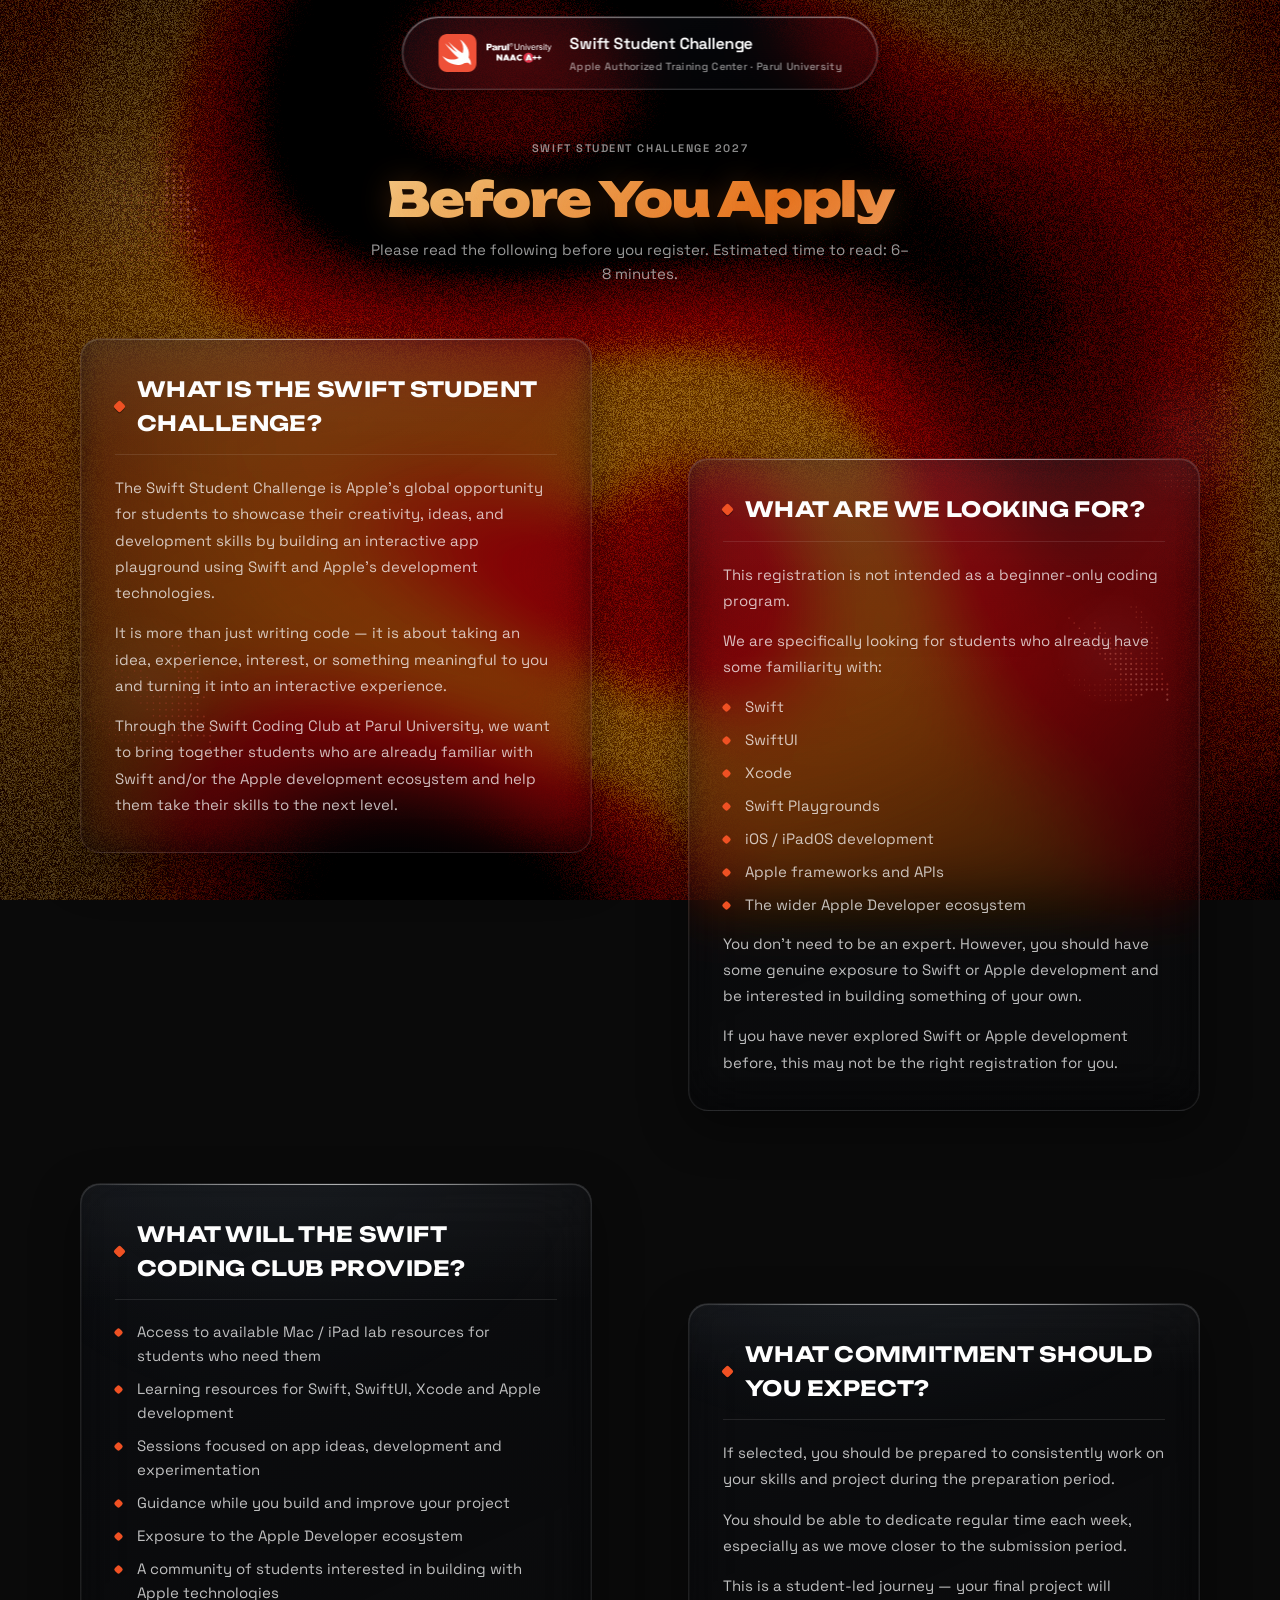
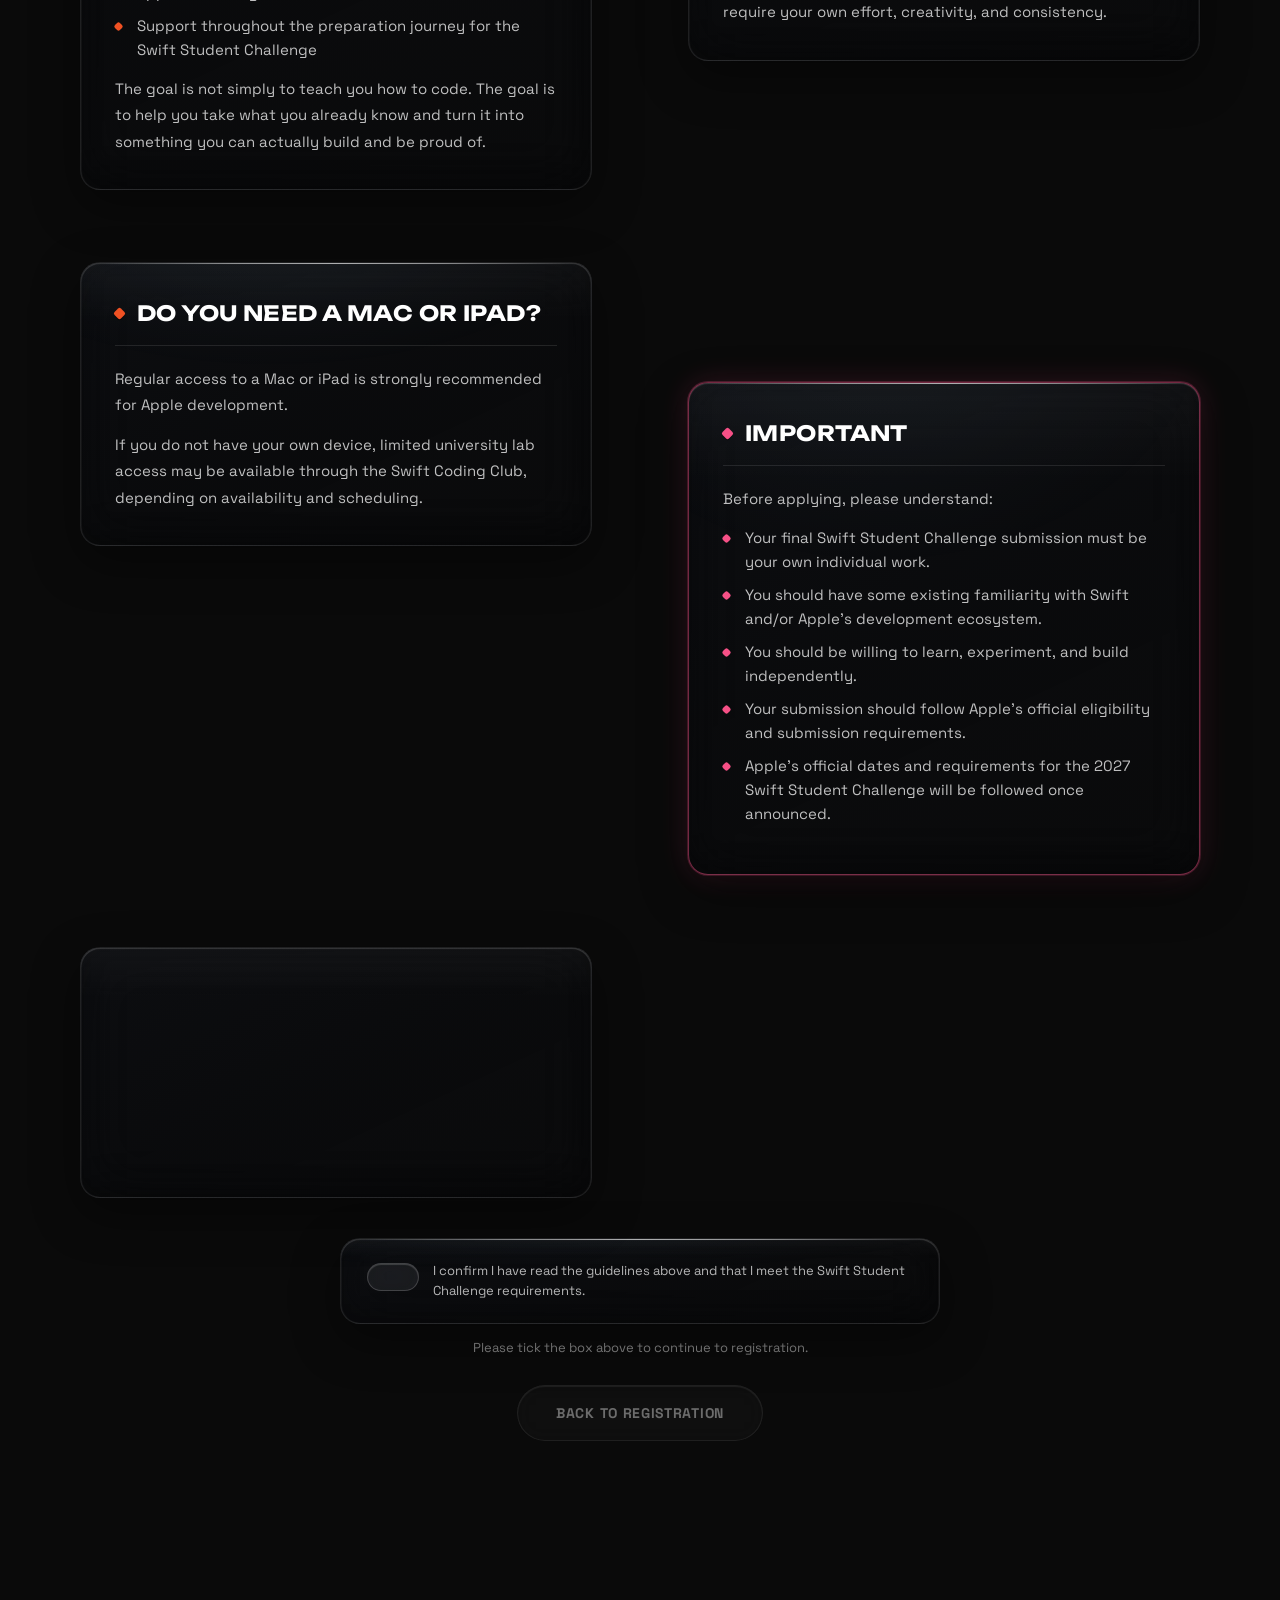
<file: guidelines.html>
<!DOCTYPE html>
<html lang="en">
<head>
  <meta charset="UTF-8">
  <meta name="viewport" content="width=device-width, initial-scale=1.0">
  <title>Before You Apply — Swift Student Challenge 2027 | Parul University</title>
  <link rel="icon" type="image/svg+xml" href="assets/swift-logo.svg">
  <link rel="apple-touch-icon" href="assets/swift-logo.svg">
  <link rel="preconnect" href="https://fonts.googleapis.com">
  <link rel="preconnect" href="https://fonts.gstatic.com" crossorigin>
  <link href="https://fonts.googleapis.com/css2?family=Instrument+Serif:ital@0;1&family=Space+Grotesk:wght@300;400;500;600;700&family=Unbounded:wght@200;300;400;500;600;700;800;900&display=swap" rel="stylesheet">
  <link rel="stylesheet" href="styles.css?v=11">
</head>
<body>

  <div class="grain"></div>

  <!-- SVG Filters for Liquid Glass Refraction -->
  <svg class="svg-filters" xmlns="http://www.w3.org/2000/svg">
    <defs>
      <filter id="container-glass" color-interpolation-filters="sRGB">
        <feGaussianBlur in="SourceGraphic" stdDeviation="12" result="blur"/>
        <feColorMatrix in="blur" type="matrix" values="1 0 0 0 0  0 1 0 0 0  0 0 1 0 0  0 0 0 20 -10" result="contrast"/>
        <feComposite in="contrast" in2="SourceGraphic" operator="in"/>
      </filter>
      <filter id="displacement" x="-10%" y="-10%" width="120%" height="120%">
        <feTurbulence type="fractalNoise" baseFrequency="0.015" numOctaves="3" seed="2" result="noise"/>
        <feDisplacementMap in="SourceGraphic" in2="noise" scale="8" xChannelSelector="R" yChannelSelector="G"/>
      </filter>
    </defs>
  </svg>

  <div class="blobs">
    <div class="blob b1"></div>
    <div class="blob b2"></div>
    <div class="blob b3"></div>
  </div>

  <canvas id="shaderBg" class="shader-bg"></canvas>

  <header class="site-header">
    <div class="header-inner">
      <div class="brand">
        <div class="brand-logos">
          <img src="assets/swift-logo.svg" alt="Swift" class="swift-logo">
          <img src="assets/parul-logo.svg" alt="Parul University" class="parul-wordmark">
        </div>
        <div class="brand-text">
          <span class="brand-name">Swift Student Challenge</span>
          <span class="brand-sub">Apple Authorized Training Center · Parul University</span>
        </div>
      </div>
    </div>
  </header>

  <section class="guidelines-section">
    <div class="guidelines-head">
      <p class="guidelines-kicker">Swift Student Challenge 2027</p>
      <h1 class="guidelines-title">Before You <span class="accent">Apply</span></h1>
      <p class="guidelines-sub">Please read the following before you register. Estimated time to read: 6–8 minutes.</p>
    </div>

    <div class="guidelines-list">

      <div class="glass-card liquid-glass guideline-card">
        <h2>What is the Swift Student Challenge?</h2>
        <p>The Swift Student Challenge is Apple's global opportunity for students to showcase their creativity, ideas, and development skills by building an interactive app playground using Swift and Apple's development technologies.</p>
        <p>It is more than just writing code — it is about taking an idea, experience, interest, or something meaningful to you and turning it into an interactive experience.</p>
        <p>Through the Swift Coding Club at Parul University, we want to bring together students who are already familiar with Swift and/or the Apple development ecosystem and help them take their skills to the next level.</p>
      </div>

      <div class="glass-card liquid-glass guideline-card">
        <h2>What are we looking for?</h2>
        <p>This registration is not intended as a beginner-only coding program.</p>
        <p>We are specifically looking for students who already have some familiarity with:</p>
        <ul>
          <li>Swift</li>
          <li>SwiftUI</li>
          <li>Xcode</li>
          <li>Swift Playgrounds</li>
          <li>iOS / iPadOS development</li>
          <li>Apple frameworks and APIs</li>
          <li>The wider Apple Developer ecosystem</li>
        </ul>
        <p>You don't need to be an expert. However, you should have some genuine exposure to Swift or Apple development and be interested in building something of your own.</p>
        <p>If you have never explored Swift or Apple development before, this may not be the right registration for you.</p>
      </div>

      <div class="glass-card liquid-glass guideline-card">
        <h2>What will the Swift Coding Club provide?</h2>
        <ul>
          <li>Access to available Mac / iPad lab resources for students who need them</li>
          <li>Learning resources for Swift, SwiftUI, Xcode and Apple development</li>
          <li>Sessions focused on app ideas, development and experimentation</li>
          <li>Guidance while you build and improve your project</li>
          <li>Exposure to the Apple Developer ecosystem</li>
          <li>A community of students interested in building with Apple technologies</li>
          <li>Support throughout the preparation journey for the Swift Student Challenge</li>
        </ul>
        <p>The goal is not simply to teach you how to code. The goal is to help you take what you already know and turn it into something you can actually build and be proud of.</p>
      </div>

      <div class="glass-card liquid-glass guideline-card">
        <h2>What commitment should you expect?</h2>
        <p>If selected, you should be prepared to consistently work on your skills and project during the preparation period.</p>
        <p>You should be able to dedicate regular time each week, especially as we move closer to the submission period.</p>
        <p>This is a student-led journey — your final project will require your own effort, creativity, and consistency.</p>
      </div>

      <div class="glass-card liquid-glass guideline-card">
        <h2>Do you need a Mac or iPad?</h2>
        <p>Regular access to a Mac or iPad is strongly recommended for Apple development.</p>
        <p>If you do not have your own device, limited university lab access may be available through the Swift Coding Club, depending on availability and scheduling.</p>
      </div>

      <div class="glass-card liquid-glass guideline-card important">
        <h2>Important</h2>
        <p>Before applying, please understand:</p>
        <ul>
          <li>Your final Swift Student Challenge submission must be your own individual work.</li>
          <li>You should have some existing familiarity with Swift and/or Apple's development ecosystem.</li>
          <li>You should be willing to learn, experiment, and build independently.</li>
          <li>Your submission should follow Apple's official eligibility and submission requirements.</li>
          <li>Apple's official dates and requirements for the 2027 Swift Student Challenge will be followed once announced.</li>
        </ul>
      </div>

      <div class="glass-card liquid-glass guideline-card">
        <h2>You might be exactly who we're looking for</h2>
        <p>If you already know some Swift, have explored Apple's ecosystem, and have an idea you would genuinely love to build — you're exactly the kind of student we're looking for.</p>
      </div>

    </div>

    <div class="confirm-wrap">
      <div class="confirm-box glass-card liquid-glass">
        <label class="custom-checkbox confirm-check">
          <input type="checkbox" id="confirmRead">
          <span class="check-mark"></span>
          <span class="confirm-text">I confirm I have read the guidelines above and that I meet the Swift Student Challenge requirements.</span>
        </label>
      </div>
    </div>

    <p id="confirmNote" class="confirm-note">Please tick the box above to continue to registration.</p>

    <div class="guideline-cta">
      <a id="guidelinesContinue" class="cta-btn is-disabled" href="index.html" aria-disabled="true">Back to Registration</a>
    </div>
  </section>

  <footer class="site-footer">
    <div class="footer-inner">
      <img src="assets/swift-logo.svg" alt="Swift" class="footer-img">
      <p class="footer-title">Swift Student Challenge 2027</p>
      <p class="footer-sub">AATCe Parul University</p>
    </div>
  </footer>

  <div class="swift-orb-decor" style="top:12%;left:3%"><canvas class="swift-orb-canvas" data-size="180"></canvas></div>
  <div class="swift-orb-decor" style="top:40%;right:1%"><canvas class="swift-orb-canvas" data-size="150"></canvas></div>
  <div class="swift-orb-decor" style="bottom:15%;left:5%"><canvas class="swift-orb-canvas" data-size="160"></canvas></div>
  <div class="swift-orb-decor" style="top:65%;right:8%"><canvas class="swift-orb-canvas" data-size="130"></canvas></div>

  <script>
  (() => {
    const TAU = Math.PI * 2;
    const SWIFT_PATH = "M13.543 3.41c4.114 2.47 6.545 7.162 5.549 11.131-.024.093-.05.181-.076.272l.002.001c2.062 2.538 1.5 5.258 1.236 4.745-1.072-2.086-3.066-1.568-4.088-1.043a6.803 6.803 0 0 1-.281.158l-.02.012-.002.002c-2.115 1.123-4.957 1.205-7.812-.022a12.568 12.568 0 0 1-5.64-4.838c.649.48 1.35.902 2.097 1.252 3.019 1.414 6.051 1.311 8.197-.002C9.651 12.73 7.101 9.67 5.146 7.191a10.628 10.628 0 0 1-1.005-1.384c2.34 2.142 6.038 4.83 7.365 5.576C8.69 8.408 6.208 4.743 6.324 4.86c4.436 4.47 8.528 6.996 8.528 6.996.154.085.27.154.36.213.085-.215.16-.437.224-.668.708-2.588-.09-5.548-1.893-7.992z";
    const maskCache = new Map();
    function pathDots(key, d, N) {
      const ck = key + "-" + N;
      if (maskCache.has(ck)) return maskCache.get(ck);
      const px = 200, c = document.createElement("canvas");
      c.width = c.height = px;
      const g = c.getContext("2d");
      g.setTransform(px / 24, 0, 0, px / 24, 0, 0);
      g.fillStyle = "#fff";
      g.fill(new Path2D(d));
      const img = g.getImageData(0, 0, px, px).data;
      let x0 = px, x1 = -1, y0 = px, y1 = -1;
      for (let j = 0; j < px; j++) for (let i = 0; i < px; i++)
        if (img[(j * px + i) * 4 + 3] > 128) { if (i < x0) x0 = i; if (i > x1) x1 = i; if (j < y0) y0 = j; if (j > y1) y1 = j; }
      const mx = (x0 + x1) / 2, my = (y0 + y1) / 2, m = Math.max(x1 - x0, y1 - y0);
      const pts = [];
      for (let j = 0; j < N; j++) for (let i = 0; i < N; i++) {
        const sx = mx + ((i + .5) / N * 2 - 1) * m / 2, sy = my + ((j + .5) / N * 2 - 1) * m / 2;
        const ix = Math.round(sx), iy = Math.round(sy);
        if (ix < 0 || iy < 0 || ix >= px || iy >= px) continue;
        if (img[(iy * px + ix) * 4 + 3] <= 128) continue;
        pts.push([(sx - mx) / (m / 2), (sy - my) / (m / 2)]);
      }
      maskCache.set(ck, pts);
      return pts;
    }

    const canvases = document.querySelectorAll(".swift-orb-canvas");
    const accent = [240, 81, 56];

    canvases.forEach(canvas => {
      const S = parseInt(canvas.dataset.size) || 90;
      const cW = S, cH = S;
      canvas.width = cW; canvas.height = cH;
      const ctx = canvas.getContext("2d");
      const R = S / 2 * .88;
      const rs = Math.pow(S / 300, .6);
      const phase = Math.random() * Math.PI * 2;
      const pts = pathDots("swift", SWIFT_PATH, S > 80 ? 22 : 16);

      function frame() {
        const t = performance.now() / 1000;
        ctx.clearRect(0, 0, cW, cH);

        const glow = ctx.createRadialGradient(cW/2, cH/2, 0, cW/2, cH/2, cW/2);
        glow.addColorStop(0, "rgba(255,255,255,.04)");
        glow.addColorStop(.7, "rgba(255,255,255,.01)");
        glow.addColorStop(1, "rgba(255,255,255,0)");
        ctx.fillStyle = glow;
        ctx.fillRect(0, 0, cW, cH);

        const yaw = .2 * Math.sin(t * .43 + phase);
        const tilt = .18 * Math.sin(t * .31 + phase) - .04;
        const st = Math.sin(tilt), ct = Math.cos(tilt), sy = Math.sin(yaw), cy = Math.cos(yaw);
        const projFn = (x, y) => {
          const px = x * cy, pz = -x * sy;
          const py = y * ct - pz * st;
          return [cW/2 + px * R, cH/2 - py * R];
        };

        const bob = .035 * Math.sin(t * .95 + phase);
        const wave = (((t * .4 + phase) % 1 + 1) % 1) * 2.4 - 1.2;

        const dots = [];
        for (const [gx, gy] of pts) {
          const u = (gx - gy) * .5;
          const crest = Math.exp(-Math.pow(u - wave, 2) / .05);
          const [x, y] = projFn(gx, -gy + bob);
          const dep = (gx + 1) / 2;
          dots.push({ x, y, r: (.75 + .8 * dep + .45 * crest) * rs, v: .6 + .16 * dep + .26 * crest, a: .35 });
        }

        dots.sort((a, b) => a.r - b.r);
        for (const d of dots) {
          if (d.a < .02) continue;
          const v = d.v < 0 ? 0 : d.v > 1 ? 1 : d.v;
          const g = v * 255;
          let r = g, gg = g, b = g;
          const lift = Math.min(1, v * 1.12);
          r = g * (1 - .92) + accent[0] * lift * .92;
          gg = g * (1 - .92) + accent[1] * lift * .92;
          b = g * (1 - .92) + accent[2] * lift * .92;
          if (v > .85) { const w = (v - .85) / .15 * .45; r += (255 - r) * w; gg += (255 - gg) * w; b += (255 - b) * w; }
          ctx.fillStyle = `rgba(${r|0},${gg|0},${b|0},${d.a})`;
          ctx.beginPath();
          ctx.arc(d.x, d.y, Math.max(.3, d.r), 0, TAU);
          ctx.fill();
        }

        requestAnimationFrame(frame);
      }
      frame();
    });
  })();

  /* Plasma Shader Background */
  (() => {
    const canvas = document.getElementById("shaderBg");
    if (!canvas) return;
    const gl = canvas.getContext("webgl", { antialias: false });
    if (!gl) return;

    const VERT = "attribute vec2 a_position;void main(){gl_Position=vec4(a_position,0.0,1.0);}";
    const FRAG = `#ifdef GL_FRAGMENT_PRECISION_HIGH
precision highp float;
#else
precision mediump float;
#endif
uniform vec3 u_colors[8];
uniform vec4 u_scene;
uniform vec4 u_shape;
uniform vec4 u_surface;
uniform vec4 u_finish;
uniform vec4 u_transform;
uniform vec4 u_space;
uniform vec4 u_cursor;
#define u_resolution u_scene.xy
#define u_time u_scene.z
#define u_colorCount u_scene.w
#define u_scale u_shape.x
#define u_intensity u_shape.y
#define u_warp u_shape.w
#define u_detail u_surface.x
#define u_contrast u_surface.y
#define u_brightness u_surface.z
#define u_saturation u_surface.w
#define u_hue u_finish.x
#define u_vignette u_finish.y
#define u_blur u_finish.z
#define u_grain u_finish.w
#define u_seed u_transform.x
#define u_rotate u_transform.y
#define u_drift u_transform.z
#define u_offset u_space.xy
#define u_mouse u_space.zw
#define u_cursorPresence u_cursor.x
float hash21(vec2 p){p=fract(p*vec2(234.34,435.345));p+=dot(p,p+34.23);return fract(p.x*p.y);}
float grainHash(vec2 p){vec3 p3=fract(vec3(p.xyx)*0.1031);p3+=dot(p3,p3.yzx+33.33);return fract((p3.x+p3.y)*p3.z);}
float noise(vec2 p){vec2 i=floor(p);vec2 f=fract(p);vec2 u=f*f*(3.0-2.0*f);return mix(mix(hash21(i),hash21(i+vec2(1,0)),u.x),mix(hash21(i+vec2(0,1)),hash21(i+vec2(1,1)),u.x),u.y);}
float fbm(vec2 p){float v=0.0;float a=0.5;for(int i=0;i<5;i++){v+=a*noise(p);p=p*2.03+vec2(17.0,9.2);a*=0.5;}return v;}
vec3 palette(float x){float n=max(u_colorCount-1.0,1.0);float f=clamp(x,0.0,1.0)*n;vec3 col=u_colors[0];for(int i=0;i<7;i++){if(float(i)<n){float t=smoothstep(0.0,1.0,clamp(f-float(i),0.0,1.0));col=mix(col,u_colors[i+1],t);}}return col;}
vec3 hueRotate(vec3 col,float a){const mat3 toYIQ=mat3(0.299,0.587,0.114,0.596,-0.274,-0.322,0.211,-0.523,0.312);const mat3 toRGB=mat3(1.0,0.956,0.621,1.0,-0.272,-0.647,1.0,-1.106,1.703);vec3 yiq=toYIQ*col;float ca=cos(a),sa=sin(a);yiq=vec3(yiq.x,yiq.y*ca-yiq.z*sa,yiq.y*sa+yiq.z*ca);return toRGB*yiq;}
vec3 shade(vec2 uv,vec2 p,float t){float k=2.0+u_intensity*6.0;float v=sin(p.x*k+t)+sin(p.y*k*0.8-t*0.7)+sin((p.x+p.y)*k*0.6+t*0.5)+sin(length(p)*k*1.2-t);return palette(0.5+0.5*sin(v+u_seed));}
void main(){
  vec2 uv=gl_FragCoord.xy/u_resolution.xy;
  vec2 screenUv=uv;
  vec2 p=(gl_FragCoord.xy-0.5*u_resolution.xy)/min(u_resolution.x,u_resolution.y);
  vec2 cursor=(0.5*u_mouse*u_resolution.xy)/min(u_resolution.x,u_resolution.y);
  p+=cursor*u_cursorPresence*0.3;
  uv=p*min(u_resolution.x,u_resolution.y)/u_resolution.xy+0.5;
  p*=u_scale;
  if(abs(u_rotate)>0.0001){float cr=cos(u_rotate),sr=sin(u_rotate);p=mat2(cr,-sr,sr,cr)*p;}
  p+=u_offset;
  if(u_drift>0.0001)p+=u_drift*vec2(sin(u_time*0.31),cos(u_time*0.23));
  if(u_warp>0.0){p+=u_warp*(vec2(fbm(p*u_detail+u_seed),fbm(p*u_detail+vec2(5.2,1.3)))-0.5);}
  vec3 col;
  if(u_blur>0.0){float e=u_blur;float pe=e*u_scale;vec2 uvE=vec2(e)*min(u_resolution.x,u_resolution.y)/u_resolution.xy;col=shade(uv,p,u_time)*0.36;col+=shade(uv+vec2(uvE.x,0),p+vec2(pe,0),u_time)*0.16;col+=shade(uv-vec2(uvE.x,0),p-vec2(pe,0),u_time)*0.16;col+=shade(uv+vec2(0,uvE.y),p+vec2(0,pe),u_time)*0.16;col+=shade(uv-vec2(0,uvE.y),p-vec2(0,pe),u_time)*0.16;}
  else{col=shade(uv,p,u_time);}
  if(abs(u_contrast-1.0)>0.0001)col=(col-0.5)*u_contrast+0.5;
  if(abs(u_saturation-1.0)>0.0001){float luma=dot(col,vec3(0.299,0.587,0.114));col=mix(vec3(luma),col,u_saturation);}
  if(abs(u_hue)>0.0001)col=hueRotate(col,u_hue);
  if(abs(u_brightness)>0.0001)col+=u_brightness;
  if(u_vignette>0.0001){float vd=length(screenUv-0.5)*1.41421356;col*=1.0-u_vignette*smoothstep(0.35,1.0,vd);}
  if(u_grain>0.0001)col+=(grainHash(gl_FragCoord.xy+vec2(u_seed*17.0,u_seed*31.0))-0.5)*u_grain;
  gl_FragColor=vec4(clamp(col,0.0,1.0),1.0);
}`;

    const U = {
      colors: [[0.12,0.02,0.01],[0.65,0.12,0.04],[0.85,0.35,0.08],[0.95,0.75,0.45],[0.95,0.75,0.45],[0.95,0.75,0.45],[0.95,0.75,0.45],[0.95,0.75,0.45]],
      colorCount: 4, scale: 1.5, intensity: 0.48, warp: 0.0,
      detail: 2.4, contrast: 0.924, brightness: -0.45, saturation: 1.1,
      hue: 0.0, vignette: 0.61, blur: 0.016, grain: 0.3,
      seed: 7.0, rotate: 0.0, offsetX: 0.0, offsetY: 0.0, drift: 0.1,
      cursorEffect: 4.0, cursorStrength: 0.65, cursorRadius: 0.297,
      timeScale: 0.4
    };

    const compile = (type, src) => {
      const s = gl.createShader(type);
      gl.shaderSource(s, src);
      gl.compileShader(s);
      return s;
    };
    const prog = gl.createProgram();
    gl.attachShader(prog, compile(gl.VERTEX_SHADER, VERT));
    gl.attachShader(prog, compile(gl.FRAGMENT_SHADER, FRAG));
    gl.linkProgram(prog);
    gl.useProgram(prog);

    const buf = gl.createBuffer();
    gl.bindBuffer(gl.ARRAY_BUFFER, buf);
    gl.bufferData(gl.ARRAY_BUFFER, new Float32Array([-1,-1,3,-1,-1,3]), gl.STATIC_DRAW);
    const loc = gl.getAttribLocation(prog, "a_position");
    gl.enableVertexAttribArray(loc);
    gl.vertexAttribPointer(loc, 2, gl.FLOAT, false, 0, 0);

    const uni = {};
    ["colors","scene","shape","surface","finish","transform","space","cursor"].forEach(n => {
      uni[n] = gl.getUniformLocation(prog, "u_" + n);
    });

    gl.uniform3fv(uni.colors, new Float32Array(U.colors.flat()));
    gl.uniform4f(uni.shape, U.scale, U.intensity, 0.5, U.warp);
    gl.uniform4f(uni.surface, U.detail, U.contrast, U.brightness, U.saturation);
    gl.uniform4f(uni.finish, U.hue, U.vignette, U.blur, U.grain);
    gl.uniform4f(uni.transform, U.seed, U.rotate, U.drift, 0.0);
    gl.uniform4f(uni.cursor, 0, U.cursorEffect, U.cursorStrength, U.cursorRadius);

    let W, H;
    const resize = () => {
      const dpr = Math.min(window.devicePixelRatio || 1, 2);
      W = canvas.width = Math.max(1, Math.round(canvas.clientWidth * dpr));
      H = canvas.height = Math.max(1, Math.round(canvas.clientHeight * dpr));
      gl.viewport(0, 0, W, H);
    };
    resize();
    window.addEventListener("resize", resize);

    const start = performance.now();
    function render(now) {
      const t = ((now - start) / 1000) * U.timeScale;
      gl.uniform4f(uni.scene, W, H, t, U.colorCount);
      gl.uniform4f(uni.space, U.offsetX, U.offsetY, 0, 0);
      gl.uniform4f(uni.cursor, 0, U.cursorEffect, U.cursorStrength, U.cursorRadius);
      gl.drawArrays(gl.TRIANGLES, 0, 3);
      requestAnimationFrame(render);
    }
    requestAnimationFrame(render);
  })();

  /* Guidelines — confirm checkbox gates the continue button */
  (() => {
    const cb = document.getElementById("confirmRead");
    const btn = document.getElementById("guidelinesContinue");
    const note = document.getElementById("confirmNote");
    if (!cb || !btn) return;
    const sync = () => {
      const ok = cb.checked;
      btn.classList.toggle("is-disabled", !ok);
      btn.setAttribute("aria-disabled", ok ? "false" : "true");
      if (note) note.style.opacity = ok ? "0" : "1";
      try { localStorage.setItem("ssc_read_guidelines", ok ? "1" : "0"); } catch (e) {}
    };
    cb.addEventListener("change", sync);
    btn.addEventListener("click", (e) => { if (!cb.checked) e.preventDefault(); });
    sync();
  })();
  </script>
</body>
</html>
</file>
<file: styles.css>
﻿/* SSC 2027 — Pastel + Liquid Glass + Component Patterns */
*,*::before,*::after{box-sizing:border-box;margin:0;padding:0}

:root{
  --cream:#FBF6EE;
  --ink:#26201B;
  --pink:#FFC7D9;
  --peach:#FFD9B8;
  --sage:#C9D6BE;
  --blue:#C4D5EA;
  --lav:#DCCFF0;
  --hot:#F65086;
  --fuji:#59769D;
  --swift:#F05123;
  --swift-soft:#FF8A65;

  --glass-bg:rgba(20,20,20,0.55);
  --glass-border:rgba(255,255,255,0.12);
  --glass-shadow:0 8px 32px rgba(0,0,0,0.3);
  --glass-highlight:rgba(255,255,255,0.15);

  --font-display:'Unbounded',sans-serif;
  --font-body:'Space Grotesk',sans-serif;
  --font-serif:'Instrument Serif',serif;

  --pad:clamp(1.25rem,5vw,4.5rem);
  --radius:20px;
  --radius-sm:12px;
  --ease:cubic-bezier(.22,1,.36,1);
  --spring:cubic-bezier(.34,1.56,.64,1);
}

html{scroll-behavior:auto}
html.lenis,html.lenis body{height:auto}
.lenis.lenis-smooth{scroll-behavior:auto!important}
.lenis.lenis-stopped{overflow:hidden}


body{
  background:#0a0a0a;
  color:#fff;
  font-family:var(--font-body);
  font-size:clamp(1rem,.9rem + .3vw,1.125rem);
  line-height:1.6;
  overflow-x:hidden;
  -webkit-font-smoothing:antialiased;
}

::selection{background:var(--hot);color:#fff}
img{max-width:100%;display:block}

/* ---- Boot Animation ---- */
 .boot{
   position:fixed; inset:0; z-index:9999;
   display:flex; flex-direction:column; align-items:center; justify-content:center;
   background:#0a0a0a;
   background-image:
     radial-gradient(circle at 20% 30%, rgba(240,81,35,.09) 0%, transparent 50%),
     radial-gradient(circle at 80% 70%, rgba(242,191,115,.06) 0%, transparent 50%),
     linear-gradient(135deg, transparent 48%, rgba(255,255,255,0.02) 50%, transparent 52%);
   background-size: 200% 200%, 200% 200%, 20px 20px;
   animation:bgShift 7s ease-in-out infinite;
 }
 .boot-logo-wrap{
   position:relative;width:130px;height:130px;
   will-change:transform,filter;
   animation:bootGlow 3s ease-in-out .6s infinite;
 }
 .boot-logo{
   width:100%; height:100%;
   will-change:transform, opacity, filter;
   backface-visibility:hidden;
   opacity:0;
   animation:
     bootFall 1.5s cubic-bezier(.22,1,.36,1) forwards,
     bootBob 3.8s ease-in-out 1.6s infinite alternate;
 }
 .boot-text{
   margin-top:1.5rem;
   font-family:var(--font-display);
   font-size:clamp(1.5rem,4vw,2.5rem);
   font-weight:700;letter-spacing:.01em;
   filter:drop-shadow(0 2px 22px rgba(232,116,31,.25));
 }
 .boot-text span{
   display:inline-block;
   background:linear-gradient(135deg,#ffffff 0%,#ffeed6 45%,#f7cf96 100%);
   -webkit-background-clip:text;background-clip:text;
   -webkit-text-fill-color:transparent;color:transparent;
   opacity:0;
   animation:softRise .95s cubic-bezier(.16,1,.3,1) forwards;
 }
 .boot-text span:nth-child(1){animation-delay:.7s}
 .boot-text span:nth-child(2){animation-delay:.88s}
 .boot-text span:nth-child(3){animation-delay:1.06s}
 .boot-sub{
   margin-top:.45rem;
   font-family:var(--font-body);
   font-size:clamp(.9rem,2vw,1.15rem);
   font-weight:400;letter-spacing:.14em;text-transform:uppercase;
   color:rgba(255,224,190,.62);
   opacity:0;
   animation:softRise 1s cubic-bezier(.16,1,.3,1) 1.25s forwards;
 }
 .boot.hidden{
   opacity:0;
   transform:scale(1.03);
   pointer-events:none;
   transition:opacity .75s cubic-bezier(.4,0,.2,1),transform .75s cubic-bezier(.4,0,.2,1);
 }
 @keyframes bootFall{
   0%{transform:translate3d(0,-55vh,0) rotate(-150deg); opacity:0; filter:blur(8px);}
   18%{opacity:1; filter:blur(0);}
   52%{transform:translate3d(0,2.5vh,0) rotate(-12deg);}
   70%{transform:translate3d(0,-2vh,0) rotate(4deg);}
   85%{transform:translate3d(0,.8vh,0) rotate(-1deg);}
   100%{transform:translate3d(0,0,0) rotate(0deg); opacity:1;}
 }
 @keyframes bootBob{
   from{transform:translateY(0);}
   to{transform:translateY(-8px);}
 }
 @keyframes bootGlow{
   0%,100%{filter:drop-shadow(0 0 10px rgba(240,81,35,.18))}
   50%{filter:drop-shadow(0 0 20px rgba(240,120,40,.32))}
 }
 @keyframes softRise{
   from{opacity:0;transform:translateY(18px);filter:blur(6px);}
   to{opacity:1;transform:translateY(0);filter:blur(0);}
 }
 @keyframes fadeIn{
   to{opacity:1;}
 }
@keyframes bgShift{
  0%,100%{background-position:0% 0%, 100% 100%, 0 0;}
  50%{background-position:100% 100%, 0% 0%, 20px 20px;}
}
a{color:inherit;text-decoration:none}
button{font:inherit;color:inherit;background:none;border:0;cursor:pointer}

::-webkit-scrollbar{width:10px}
::-webkit-scrollbar-track{background:#0a0a0a}
::-webkit-scrollbar-thumb{background:var(--pink);border-radius:99px;border:2px solid #0a0a0a}
::-webkit-scrollbar-thumb:hover{background:var(--hot)}

/* ---- Grain ---- */
.grain{
  position:fixed;inset:-50%;z-index:9999;pointer-events:none;opacity:.045;mix-blend-mode:multiply;
  background-image:url("data:image/svg+xml,%3Csvg xmlns='http://www.w3.org/2000/svg' width='300' height='300'%3E%3Cfilter id='n'%3E%3CfeTurbulence type='fractalNoise' baseFrequency='0.85' numOctaves='2'/%3E%3C/filter%3E%3Crect width='300' height='300' filter='url(%23n)'/%3E%3C/svg%3E");
  animation:grain 8s steps(10) infinite;
}

@media (prefers-reduced-motion: reduce), (max-width: 768px) {
  .blob { animation: none !important; }
  .grain { animation: none !important; }
}

.guideline-card {
  content-visibility: auto;
  contain-intrinsic-size: auto 640px;
}

@keyframes grain{
  0%,100%{transform:translate(0,0)}10%{transform:translate(-5%,-8%)}20%{transform:translate(-12%,3%)}
  30%{transform:translate(6%,-12%)}40%{transform:translate(-4%,14%)}50%{transform:translate(-12%,8%)}
  60%{transform:translate(12%,0)}70%{transform:translate(0,12%)}80%{transform:translate(3%,18%)}90%{transform:translate(-8%,8%)}
}

/* ---- Ambient Blobs ---- */
.blobs{position:fixed;inset:0;z-index:0;overflow:hidden;pointer-events:none}
.blob{position:absolute;border-radius:50%;filter:blur(80px);opacity:.45;will-change:transform}
.b1{width:55vmax;height:55vmax;background:var(--pink);top:-18%;left:-14%;animation:drift1 26s ease-in-out infinite alternate}
.b2{width:50vmax;height:50vmax;background:var(--blue);bottom:-24%;right:-16%;animation:drift2 32s ease-in-out infinite alternate}
.b3{width:40vmax;height:40vmax;background:var(--lav);top:32%;left:40%;opacity:.35;animation:drift3 24s ease-in-out infinite alternate}
@keyframes drift1{to{transform:translate(9vw,7vh) scale(1.12)}}
@keyframes drift2{to{transform:translate(-8vw,-9vh) scale(.9)}}
@keyframes drift3{to{transform:translate(-7vw,6vh) rotate(40deg) scale(1.15)}}

/* ============================================
   LIQUID GLASS SYSTEM
   Three layers: highlight, shadow, illumination
   Inspired by Apple's WWDC 2025 Liquid Glass
   ============================================ */

/* Glass Button — direct port from g.txt GlassButton component */
.glass-button-wrap{
  position:relative;
  border-radius:9999px;
  cursor:pointer;
}
.glass-button{
  position:relative;
  display:inline-flex;
  align-items:center;
  justify-content:center;
  border:none;
  border-radius:9999px;
  background:rgba(255,255,255,0.12);
  backdrop-filter:blur(20px) saturate(1.5);
  -webkit-backdrop-filter:blur(20px) saturate(1.5);
  color:#fff;
  font-family:var(--font-body);
  font-weight:600;
  cursor:pointer;
  transition:all .3s ease;
  box-shadow:
    0 4px 30px rgba(0,0,0,0.15),
    inset 0 0 20px rgba(255,255,255,0.05);
  border:1px solid rgba(255,255,255,0.18);
}
.glass-button:hover{
  background:rgba(255,255,255,0.18);
  box-shadow:
    0 8px 40px rgba(0,0,0,0.2),
    inset 0 0 30px rgba(255,255,255,0.08);
  border-color:rgba(255,255,255,0.25);
}
.glass-button-text{
  position:relative;
  display:block;
  user-select:none;
  letter-spacing:-0.02em;
}
.glass-button-shadow{
  position:absolute;
  inset:0;
  border-radius:9999px;
  box-shadow:0 4px 20px rgba(0,0,0,0.15);
  pointer-events:none;
}

/* Liquid Glass Panel — glassmorphism + liquid metal chrome */
.liquid-glass{
  position:relative;
  background:
    linear-gradient(180deg, rgba(255,255,255,0.03) 0%, transparent 20%),
    linear-gradient(155deg, rgba(18,22,32,0.30) 0%, rgba(13,16,24,0.22) 50%, rgba(9,11,17,0.16) 100%);
  backdrop-filter:blur(30px) saturate(1.7);
  -webkit-backdrop-filter:blur(30px) saturate(1.7);
  border:1px solid rgba(255,255,255,0.09);
  border-radius:var(--radius);
  box-shadow:
    0 16px 48px rgba(0,0,0,0.42),
    inset 0 1px 1px rgba(255,255,255,0.16),
    inset 0 -10px 22px rgba(0,0,0,0.30),
    inset 1px 0 1px rgba(255,255,255,0.05),
    inset -1px 0 1px rgba(255,255,255,0.05);
  overflow:hidden;
  transition:box-shadow .3s ease, border-color .3s ease;
}

.liquid-glass:hover{
  border-color:rgba(255,255,255,0.14);
  box-shadow:
    0 20px 56px rgba(0,0,0,0.46),
    inset 0 1px 1px rgba(255,255,255,0.22),
    inset 0 -12px 24px rgba(0,0,0,0.34),
    inset 1px 0 1px rgba(255,255,255,0.08),
    inset -1px 0 1px rgba(255,255,255,0.08);
}

/* Liquid glass top specular — thin glassy edge (kept subtle) */
.liquid-glass::before{
  content:'';position:absolute;top:0;left:0;right:0;height:1px;
  background:linear-gradient(90deg,transparent 4%,rgba(255,255,255,0.45) 30%,rgba(255,255,255,0.6) 50%,rgba(255,255,255,0.45) 70%,transparent 96%);
  z-index:4;pointer-events:none;
}

/* Liquid glass — watery drifting sheen (cool, not white) */
.liquid-glass::after{
  content:'';position:absolute;inset:0;z-index:2;pointer-events:none;
  border-radius:inherit;
  background:
    radial-gradient(75% 60% at 25% -10%, rgba(150,195,230,0.10), transparent 60%),
    radial-gradient(60% 55% at 95% 110%, rgba(120,170,220,0.06), transparent 70%);
  background-size:150% 150%;
  opacity:.55;
  animation:liquidFloat 11s ease-in-out infinite;
}
.liquid-glass > *{position:relative;z-index:3}
@keyframes liquidFloat{
  0%,100%{background-position:0% 0%}
  50%{background-position:100% 100%}
}

/* ---- SVG Filters ---- */
.svg-filters{position:absolute;width:0;height:0;overflow:hidden;pointer-events:none}

/* ---- Header ---- */
.site-header{
  position:fixed;top:16px;left:50%;transform:translateX(-50%);z-index:100;
  width:max-content;max-width:94vw;
  padding:14px 36px;
  background:linear-gradient(155deg, rgba(20,24,34,0.42) 0%, rgba(15,18,27,0.32) 50%, rgba(11,13,20,0.24) 100%);
  backdrop-filter:blur(28px) saturate(1.9) brightness(1.05);
  -webkit-backdrop-filter:blur(28px) saturate(1.9) brightness(1.05);
  border:1px solid rgba(255,255,255,0.16);
  border-radius:100px;
  box-shadow:
    0 10px 40px rgba(0,0,0,0.4),
    inset 0 1px 1px rgba(255,255,255,0.45),
    inset 0 -1px 1px rgba(255,255,255,0.06),
    inset 1px 0 1px rgba(255,255,255,0.12),
    inset -1px 0 1px rgba(255,255,255,0.12);
}
.header-inner{display:flex;align-items:center;justify-content:center;width:100%;gap:16px}
.brand{display:flex;align-items:center;gap:18px}
.brand-logos{display:flex;align-items:center;gap:10px;flex-shrink:0}
.swift-logo{width:38px;height:38px;flex-shrink:0;object-fit:contain}
.brand-text{display:flex;flex-direction:column;gap:2px}
.brand-name{font-family:var(--font-body);font-size:16px;font-weight:600;letter-spacing:-.01em;color:#fff;white-space:nowrap}
.brand-sub{font-size:10.5px;font-weight:500;color:rgba(255,255,255,0.55);letter-spacing:.03em;white-space:nowrap}
.parul-wordmark{height:20px;width:auto;display:block}
.parul-logo{height:34px;width:auto;display:block;flex-shrink:0}
.nav-divider{
  width:1px;height:22px;flex-shrink:0;
  background:linear-gradient(to bottom, rgba(242,191,115,0), rgba(242,191,115,0.75), rgba(232,116,31,0));
  box-shadow:0 0 8px rgba(232,116,31,0.35);
  opacity:.85;
}
.aatce-logo{height:42px;width:auto;display:block;opacity:.9}
.vthub-logo{height:34px;width:auto;display:block;flex-shrink:0}

.nav-swift-icon{width:22px;height:27px;flex-shrink:0;opacity:.35;transition:opacity .3s ease}
.nav-swift-icon:hover{opacity:.7}

/* ---- Hero ---- */
.main-content{position:relative;z-index:2;padding-top:80px;min-height:100vh}
.hero-section{
  display:flex;align-items:center;justify-content:center;
  min-height:calc(100vh - 80px);padding:40px 24px;
}
.hero-inner{
  max-width:620px;width:100%;text-align:center;
  padding:64px 48px;
}
.hero-eyebrow{
  font-size:13px;font-weight:600;letter-spacing:.14em;text-transform:uppercase;
  color:rgba(242,191,115,0.85);margin-bottom:20px;
  display:flex;align-items:center;justify-content:center;gap:8px;
}
.hero-eyebrow .tick{
  display:inline-block;width:8px;height:8px;border-radius:50%;
  background:var(--sage);animation:pulse 2s ease-in-out infinite;
}
@keyframes pulse{0%,100%{opacity:1;transform:scale(1)}50%{opacity:.5;transform:scale(.8)}}

/* Liquid-Metal Apple — inline SVG clipPath + animated gradient (no CSS mask) */
.hero-apple{
  display:block;
  width:212px;height:212px;
  margin:0 auto 2rem;
  overflow:visible;
  filter:drop-shadow(0 12px 26px rgba(0,0,0,.5)) drop-shadow(0 0 30px rgba(240,120,40,.32)) drop-shadow(0 2px 3px rgba(255,220,180,.25));
}

.hero-title{
  margin-bottom:16px;line-height:1.05;text-align:center;
}
.hero-title-inner{
  display:inline-block;
  font-family:'Instrument Serif', serif;
  font-size:clamp(40px,7vw,64px);
  font-weight:400;letter-spacing:.005em;
  transform:scaleX(1.14);transform-origin:center;
  background:linear-gradient(135deg,#fff3d8 0%,#f2bf73 32%,#e8741f 62%,#fff3d8 100%);
  -webkit-background-clip:text;background-clip:text;
  -webkit-text-fill-color:transparent;color:transparent;
  text-shadow:0 2px 30px rgba(232,116,31,0.25);
}
.hero-title .accent{color:var(--swift);-webkit-text-fill-color:initial}
.hero-desc{font-size:15px;line-height:1.6;color:rgba(255,224,190,0.72);margin-bottom:40px;max-width:420px;margin-left:auto;margin-right:auto}

/* Hero entrance — staggered rise as the boot screen fades out */
body.boot-done .hero-apple{animation:heroIn .9s cubic-bezier(.16,1,.3,1) .05s both}
body.boot-done .hero-eyebrow{animation:heroIn .8s cubic-bezier(.16,1,.3,1) .25s both}
body.boot-done .hero-title{animation:heroIn .85s cubic-bezier(.16,1,.3,1) .38s both}
body.boot-done .hero-desc{animation:heroIn .8s cubic-bezier(.16,1,.3,1) .52s both}
@keyframes heroIn{
  from{opacity:0;transform:translateY(26px) scale(.97);}
  to{opacity:1;transform:translateY(0) scale(1);}
}

/* ============================================
   MAGNETIC BUTTON
   Follows cursor proximity with spring physics
   ============================================ */
.cta-btn{
  display:inline-flex;align-items:center;gap:10px;
  padding:15px 36px;border:none;border-radius:50px;
  background:var(--swift);color:#fff;
  font-family:var(--font-body);font-size:14px;font-weight:600;
  letter-spacing:-.01em;cursor:pointer;
  transition:background .3s var(--ease),box-shadow .3s var(--ease);
  position:relative;z-index:5;
}
.cta-btn::before{
  content:'';position:absolute;inset:0;border-radius:50px;
  background:linear-gradient(135deg,rgba(255,255,255,0.2),transparent 60%);
  opacity:0;transition:opacity .3s ease;
}
.cta-btn:hover{
  background:#d94420;
  box-shadow:0 8px 32px rgba(240,81,35,0.4),0 0 0 1px rgba(240,81,35,0.2);
}
.cta-btn:hover::before{opacity:1}
.cta-btn:active{transform:scale(0.97)}
.cta-btn.magnetic-active{transition:transform .15s var(--spring)}

/* ---- Liquid Glass CTA (Apply Now) ---- */
.apply-cta-section{display:flex;justify-content:center;padding:48px 24px 130px}
.cta-btn.liquid-glass{
  border-radius:50px;
  color:#fff;
  text-decoration:none;
  background:
    linear-gradient(180deg, rgba(255,255,255,0.06) 0%, transparent 22%),
    linear-gradient(155deg, rgba(240,81,35,0.16) 0%, rgba(18,22,32,0.30) 55%, rgba(9,11,17,0.22) 100%);
}
.cta-btn.liquid-glass:hover{
  background:
    linear-gradient(180deg, rgba(255,255,255,0.09) 0%, transparent 22%),
    linear-gradient(155deg, rgba(240,81,35,0.30) 0%, rgba(18,22,32,0.34) 55%, rgba(9,11,17,0.26) 100%);
  box-shadow:
    0 20px 56px rgba(0,0,0,0.46),
    0 8px 40px rgba(240,81,35,0.18),
    inset 0 1px 1px rgba(255,255,255,0.22),
    inset 0 -12px 24px rgba(0,0,0,0.34);
}

/* ---- Ember Ignition — the thread's pulse lands in the button.
       Visual layers only; the .apply-lit class is added by app.js
       exclusively on desktop (fine pointer), never on mobile. ---- */
.btn-ember-core{
  position:absolute;inset:2px;border-radius:inherit;display:none;
  background:radial-gradient(70% 150% at 50% 108%,
    rgba(255,232,180,0.98) 0%,rgba(255,160,70,0.85) 34%,
    rgba(240,81,35,0.5) 60%,transparent 80%);
  opacity:0;pointer-events:none;z-index:2;
}
@keyframes emberCoreFlash{
  0%{opacity:0;transform:translateY(14px)}
  12%{opacity:1}
  55%{opacity:.85;transform:translateY(0)}
  100%{opacity:0;transform:translateY(-5px)}
}
@keyframes emberBloom{
  0%{box-shadow:0 20px 56px rgba(0,0,0,0.46)}
  15%{box-shadow:
    0 0 70px 18px rgba(240,81,35,0.5),
    0 0 26px 6px rgba(255,190,110,0.55),
    inset 0 0 34px rgba(255,205,130,0.4)}
  100%{box-shadow:0 20px 56px rgba(0,0,0,0.46)}
}
.cta-btn.liquid-glass.apply-lit{animation:emberBloom 1.5s cubic-bezier(.22,.61,.36,1)}
.cta-btn.liquid-glass.apply-lit .btn-ember-core{display:block;animation:emberCoreFlash 1.5s cubic-bezier(.22,.61,.36,1)}

/* fluid layers — jelly squish, splash ripple, molten sheen (desktop only) */
.btn-ripple{
  position:absolute;left:50%;top:62%;width:28px;height:28px;border-radius:50%;
  border:2px solid rgba(255,200,125,.85);border-width:0;opacity:0;
  pointer-events:none;z-index:3;transform:translate(-50%,-50%) scale(.25);
}
.btn-sheen{
  position:absolute;top:-40%;bottom:-40%;left:-30%;width:34%;z-index:2;
  background:linear-gradient(105deg,transparent,rgba(255,222,165,.32),transparent);
  transform:skewX(-18deg);opacity:0;pointer-events:none;
}
@media (hover:hover) and (pointer:fine){
  @keyframes applyJelly{
    0%{transform:scale(1)}
    18%{transform:scale(1.07,.88)}
    42%{transform:scale(.96,1.06)}
    68%{transform:scale(1.02,.98)}
    100%{transform:scale(1)}
  }
  @keyframes emberRipple{
    0%{opacity:.95;border-width:2px;transform:translate(-50%,-50%) scale(.25)}
    100%{opacity:0;border-width:1px;transform:translate(-50%,-50%) scale(3.4)}
  }
  @keyframes sheenSweep{
    0%{opacity:0;transform:skewX(-18deg) translateX(0)}
    22%{opacity:1}
    100%{opacity:0;transform:skewX(-18deg) translateX(540%)}
  }
  .cta-btn.liquid-glass.apply-lit{
    animation:emberBloom 1.5s cubic-bezier(.22,.61,.36,1),
              applyJelly .8s cubic-bezier(.34,1.56,.64,1);
  }
  .cta-btn.liquid-glass.apply-lit .btn-ember-core{display:block;animation:emberCoreFlash 1.5s cubic-bezier(.22,.61,.36,1)}
  .cta-btn.liquid-glass.apply-lit .btn-ripple{animation:emberRipple .9s cubic-bezier(.22,.61,.36,1)}
  .cta-btn.liquid-glass.apply-lit .btn-sheen{animation:sheenSweep 1.15s .06s ease-in-out}
}

/* travelling droplet (fixed-position liquid-metal blob flown by app.js) */
.spark-orb{
  position:fixed;top:0;left:0;width:13px;height:19px;
  border-radius:50% 50% 46% 54%/62% 62% 38% 38%;
  pointer-events:none;z-index:9999;will-change:transform;
  background:
    radial-gradient(circle at 32% 24%,rgba(255,255,255,.98) 0%,rgba(255,238,200,.6) 22%,transparent 48%),
    radial-gradient(circle at 58% 68%,#ffd9a0 0%,#ff7a3d 52%,#c2410f 100%);
  filter:drop-shadow(0 0 9px rgba(255,160,70,.95)) drop-shadow(0 0 24px rgba(240,81,35,.6));
}

/* ============================================
   FORM SECTION
   ============================================ */
.form-section{position:relative;z-index:2;max-width:680px;margin:0 auto;padding:20px 24px 100px}
.form-section.hidden{display:none}

/* ---- Apply Page Top Bar (back to main site) ---- */
.apply-topbar{position:relative;z-index:2;max-width:680px;margin:0 auto;padding:calc(76px + env(safe-area-inset-top)) 24px 0;display:flex}
.apply-topbar .nav-btn{text-decoration:none;display:inline-flex;align-items:center;gap:8px;cursor:pointer}

/* ---- Progress Bar with Shimmer ---- */
.progress-wrapper{margin-bottom:36px}
.progress-bar{width:100%;height:5px;background:rgba(38,32,27,0.06);border-radius:5px;overflow:hidden;position:relative}
.progress-fill{
  height:100%;width:11.11%;
  background:linear-gradient(90deg,var(--swift),var(--swift-soft),var(--hot));
  background-size:200% 100%;
  border-radius:5px;transition:width .6s var(--ease);
  position:relative;overflow:hidden;
}
.progress-fill::after{
  content:'';position:absolute;inset:0;
  background:linear-gradient(90deg,transparent,rgba(255,255,255,0.4),transparent);
  background-size:200% 100%;animation:progressShimmer 2s ease-in-out infinite;
}
@keyframes progressShimmer{0%{background-position:200% 0}100%{background-position:-200% 0}}
.progress-info{display:flex;justify-content:space-between;margin-top:10px}
.progress-step,.progress-percent{font-size:12px;font-weight:500;color:rgba(255,255,255,0.6);letter-spacing:.02em}

/* ---- Form Pages ---- */
.form-page{display:none}
.form-page.active{display:block;animation:pageIn .35s var(--ease)}
/* Opacity-only entrance: no transform/scale, so the backdrop-filter glass
   doesn't get re-sampled every frame while animating (keeps mobile smooth). */
@keyframes pageIn{from{opacity:0}to{opacity:1}}

/* Form panels: static liquid-glass. Freeze the drifting sheen so it isn't
   repainting continuously behind the backdrop blur on every device. */
.form-page .liquid-glass::after{animation:none!important}

/* ---- Glass Card ---- */
.glass-card{padding:44px 40px}
.step-title{font-family:var(--font-display);font-size:22px;font-weight:700;letter-spacing:-.02em;margin-bottom:6px;
  background:linear-gradient(135deg,#fff3d8 0%,#f2bf73 40%,#e8741f 75%,#fff3d8 100%);
  -webkit-background-clip:text;background-clip:text;
  -webkit-text-fill-color:transparent;color:transparent;
  text-shadow:0 2px 24px rgba(232,116,31,0.2);
}
.step-desc{font-size:14px;color:rgba(255,224,190,0.72);margin-bottom:32px;line-height:1.5}

/* ============================================
   FLOATING LABEL INPUTS
   Label animates up on focus/fill (21st.dev pattern)
   ============================================ */
.field-group{margin-bottom:24px;position:relative}
.field-group:last-child{margin-bottom:0}
.field-label{display:block;font-size:13px;font-weight:500;color:rgba(255,255,255,0.7);margin-bottom:8px;letter-spacing:.01em;opacity:1}
.req{color:var(--swift)}
.optional-tag{font-size:11px;font-weight:400;color:rgba(255,255,255,0.4);letter-spacing:.02em}
.field-hint{display:block;font-size:11.5px;color:rgba(255,255,255,0.4);margin:-4px 0 8px}

.field-input,.field-textarea{
  width:100%;padding:13px 16px;
  background:rgba(255,255,255,0.08);
  border:1.5px solid rgba(255,255,255,0.12);
  border-radius:var(--radius-sm);
  color:#fff;font-family:var(--font-body);font-size:14px;
  transition:border-color .25s ease,box-shadow .25s ease,background .25s ease;
  outline:none;
}
.field-input::placeholder,.field-textarea::placeholder{color:rgba(255,255,255,0.35);opacity:1}
.field-input:focus,.field-textarea:focus{
  border-color:var(--swift);
  box-shadow:0 0 0 3px rgba(240,81,35,0.15),0 2px 8px rgba(240,81,35,0.1);
  background:rgba(255,255,255,0.12);
}
.field-textarea{resize:vertical;min-height:80px;line-height:1.5}

/* Focus ring animation */
.field-input:focus,.field-textarea:focus{
  animation:fieldFocusIn .3s var(--spring);
}
@keyframes fieldFocusIn{
  from{box-shadow:0 0 0 0 rgba(240,81,35,0)}
  to{box-shadow:0 0 0 3px rgba(240,81,35,0.08),0 2px 8px rgba(240,81,35,0.06)}
}

/* ---- Field Error ---- */
.field-error{display:block;font-size:12px;color:var(--hot);margin-top:6px;min-height:0;opacity:0;transition:opacity .2s ease,margin .2s ease}
.field-error.visible{opacity:1;margin-top:6px}
.field-input.error,.field-textarea.error{border-color:var(--hot);animation:fieldError .4s var(--spring)}
.field-group.has-error .field-error{opacity:1}
@keyframes fieldError{
  0%,100%{transform:translateX(0)}
  20%{transform:translateX(-4px)}
  40%{transform:translateX(4px)}
  60%{transform:translateX(-2px)}
  80%{transform:translateX(2px)}
}

/* ============================================
   ANIMATED RADIO BUTTONS
   Sliding glider indicator (21st.dev pattern)
   ============================================ */
.radio-group{display:flex;flex-wrap:wrap;gap:8px}
.custom-radio,.custom-checkbox{
  display:flex;align-items:center;gap:10px;
  padding:11px 18px;
  background:rgba(255,255,255,0.06);
  border:1.5px solid rgba(255,255,255,0.14);
  border-radius:var(--radius-sm);
  cursor:pointer;transition:all .25s var(--ease);user-select:none;
  position:relative;overflow:hidden;
}
.custom-radio::before,.custom-checkbox::before{
  content:'';position:absolute;inset:0;
  background:linear-gradient(135deg,rgba(240,81,35,0.10),transparent);
  opacity:0;transition:opacity .25s ease;border-radius:inherit;
}
.custom-radio:hover,.custom-checkbox:hover{
  background:rgba(255,255,255,0.10);
  border-color:rgba(255,255,255,0.22);
  transform:translateY(-1px);
}
.custom-radio:hover::before,.custom-checkbox:hover::before{opacity:1}
.custom-radio:active,.custom-checkbox:active{transform:scale(0.98)}
.custom-radio input,.custom-checkbox input{display:none}

/* Radio mark — spring pop */
.radio-mark{
  width:20px;height:20px;border-radius:50%;
  border:2px solid rgba(255,255,255,0.25);
  position:relative;transition:all .25s var(--spring);flex-shrink:0;
}
.radio-mark::after{
  content:'';position:absolute;inset:3px;border-radius:50%;
  background:var(--swift);
  transform:scale(0);
  transition:transform .3s var(--spring);
  box-shadow:0 0 8px rgba(240,81,35,0.3);
}
.custom-radio input:checked+.radio-mark{
  border-color:var(--swift);
  box-shadow:0 0 0 3px rgba(240,81,35,0.1);
}
.custom-radio input:checked+.radio-mark::after{transform:scale(1)}
.custom-radio span:last-child{font-size:13px;color:rgba(255,255,255,0.7);transition:all .25s ease}
.custom-radio input:checked~span:last-child{color:#fff;opacity:1;font-weight:500}

/* ============================================
   ANIMATED CHECKBOX
   Spring check + strike-through (21st.dev pattern)
   ============================================ */
.check-mark{
  width:20px;height:20px;border-radius:6px;
  border:2px solid rgba(255,255,255,0.25);
  position:relative;transition:all .25s var(--spring);flex-shrink:0;
}
.check-mark::after{
  content:'';position:absolute;left:6px;top:2px;width:5px;height:9px;
  border:solid var(--swift);border-width:0 2.5px 2.5px 0;
  transform:rotate(45deg) scale(0);
  transition:transform .3s var(--spring);
}
.custom-checkbox input:checked+.check-mark{
  border-color:var(--swift);
  background:rgba(240,81,35,0.1);
  box-shadow:0 0 0 3px rgba(240,81,35,0.08);
}
.custom-checkbox input:checked+.check-mark::after{transform:rotate(45deg) scale(1)}
.custom-checkbox span:last-child{font-size:13px;color:rgba(255,255,255,0.7);transition:all .25s ease}
.custom-checkbox input:checked~span:last-child{color:#fff;opacity:1;font-weight:500}

.radio-group.error .custom-radio,.checkbox-group.error .custom-checkbox{
  border-color:rgba(246,80,134,0.3);
  animation:fieldError .4s var(--spring);
}

/* "Other" write-in revealed when Other radio is selected */
.other-writein{flex-basis:100%;margin-top:6px}

/* ============================================
   NAVIGATION BUTTONS
   ============================================ */
.form-nav{display:flex;justify-content:space-between;align-items:center;margin-top:36px;gap:12px}
.nav-btn{
  display:inline-flex;align-items:center;gap:8px;
  padding:14px 32px;border-radius:50px;
  font-family:var(--font-body);font-size:14px;font-weight:600;
  cursor:pointer;transition:all .25s var(--ease);
  position:relative;overflow:hidden;
  color:#fff;
}
.prev-btn:hover:not(:disabled){transform:translateY(-2px);border-color:rgba(255,255,255,0.30)}
.prev-btn:disabled{opacity:.3;cursor:not-allowed}
.next-btn{
  border-color:rgba(255,255,255,0.18);
}
.next-btn:hover:not(:disabled){transform:translateY(-2px);border-color:rgba(255,255,255,0.32)}
.next-btn:active{transform:scale(0.97)}
.submit-btn{
  border-color:rgba(255,255,255,0.20);
}
.submit-btn:hover{transform:translateY(-2px);border-color:rgba(255,255,255,0.34)}
.submit-btn:active{transform:scale(0.97)}
.hidden{display:none !important}

/* ============================================
   TOAST NOTIFICATION
   Slides in from top-right, auto-dismiss
   ============================================ */
.toast-container{
  position:fixed;top:96px;right:24px;z-index:1000;
  display:flex;flex-direction:column;gap:8px;
  pointer-events:none;
}
.toast{
  display:flex;align-items:center;gap:10px;
  padding:14px 20px;border-radius:var(--radius-sm);
  background:rgba(255,255,255,0.1);
  backdrop-filter:blur(20px) saturate(1.5);
  -webkit-backdrop-filter:blur(20px) saturate(1.5);
  border:1px solid rgba(255,255,255,0.15);
  box-shadow:0 8px 32px rgba(0,0,0,0.2);
  font-size:13px;font-weight:500;color:#fff;
  pointer-events:auto;
  animation:toastIn .4s var(--spring);
}
.toast.toast-out{animation:toastOut .3s var(--ease) forwards}
.toast-icon{width:20px;height:20px;border-radius:50%;display:flex;align-items:center;justify-content:center;flex-shrink:0}
.toast-icon.success{background:rgba(201,214,190,0.5);color:#4a7c3f}
.toast-icon.error{background:rgba(246,80,134,0.15);color:var(--hot)}
@keyframes toastIn{from{opacity:0;transform:translateX(40px) scale(0.95)}to{opacity:1;transform:translateX(0) scale(1)}}
@keyframes toastOut{from{opacity:1;transform:translateX(0) scale(1)}to{opacity:0;transform:translateX(40px) scale(0.95)}}

/* ============================================
   FOOTER
   ============================================ */
.site-footer{
  padding:60px 24px 40px;
  text-align:center;
}
.footer-inner{max-width:500px;margin:0 auto}
.footer-mew{
  width:120px;height:120px;
  border-radius:50%;
  object-fit:cover;
  margin:0 auto 20px;
  box-shadow:0 8px 32px rgba(0,0,0,0.1);
  border:3px solid rgba(255,255,255,0.8);
}
.footer-text{font-size:14px;color:#fff;font-weight:500;margin-bottom:4px}
.footer-sub{font-size:12px;color:rgba(255,255,255,0.6)}

.swift-orbs-bg{display:none;}
.shader-bg{
  position:fixed;top:0;left:0;width:100vw;height:100vh;
  z-index:0;pointer-events:none;
}
.swift-orb-decor{position:fixed;z-index:1;pointer-events:none;}
.swift-orb-canvas{display:block;opacity:1;}

/* ============================================
   SUCCESS SCREEN
   ============================================ */
 .success-message{
   min-height:calc(100vh - 140px);
   display:flex;align-items:center;justify-content:center;
   padding:40px 24px;
 }
 .success-card{
   width:100%;max-width:560px;margin:0 auto;text-align:center;
   padding:52px 44px;
   border-top:6px solid var(--swift);
 }
.success-icon{margin-bottom:24px}
.success-title{font-family:var(--font-display);font-size:26px;font-weight:700;color:#fff;margin-bottom:12px}
.success-desc{font-size:15px;color:rgba(255,255,255,0.6);line-height:1.6;max-width:400px;margin:0 auto}
.success-email-box{
  display:inline-flex;align-items:center;gap:9px;margin:22px auto 0;
  padding:11px 18px;border-radius:100px;
  background:rgba(240,81,56,0.10);border:1px solid rgba(240,81,56,0.28);
  color:rgba(255,255,255,0.88);font-size:14px;
}
.success-email-box svg{color:var(--swift);flex:none}
.success-email{color:#fff;font-weight:700;word-break:break-all}
.success-note{
  max-width:420px;margin:20px auto 0;font-size:13px;line-height:1.6;
  color:rgba(255,255,255,0.45);
}
.success-note a{color:var(--swift);text-decoration:none;border-bottom:1px solid rgba(240,81,56,0.4)}
.success-note a:hover{color:#ff7a5c}
 .success-card.guideline-card{padding:52px 44px;border-top:6px solid var(--swift)}
 .success-swift{
   display:block;margin:0 auto 1.5rem;width:76px;height:auto;
   background:none;border-radius:0;filter:drop-shadow(0 0 22px rgba(240,81,56,.45));
   animation:successPulse 3.2s ease-in-out infinite;
 }
 @keyframes successPulse{0%,100%{transform:scale(1);filter:drop-shadow(0 0 18px rgba(240,81,56,.35))}50%{transform:scale(1.05);filter:drop-shadow(0 0 30px rgba(240,81,56,.6))}}

.site-footer{
  position:relative;z-index:1;
  padding:48px 24px 40px;
  text-align:center;
}
.footer-inner{
  max-width:400px;margin:0 auto;
}
.footer-img{
  width:auto;height:40px;max-width:240px;
  margin:0 auto 16px;display:block;
  filter:drop-shadow(0 4px 20px rgba(0,0,0,.12));
}
.footer-title{
  font-family:var(--font-display);
  font-size:16px;font-weight:700;
  color:#fff;margin-bottom:4px;
}
.footer-sub{
  font-size:13px;color:rgba(255,255,255,0.6);
  letter-spacing:.3px;
}

/* ============================================
   DEVICE SHOWCASE — 3D Floating Devices
   ============================================ */
.showcase-section{
  position:relative;z-index:1;
  padding:80px 24px 100px;
  overflow:hidden;
}
.showcase-section::before{
  content:'';position:absolute;inset:0;z-index:0;pointer-events:none;
  background:
    radial-gradient(60% 50% at 30% 30%, rgba(232,116,31,0.16), transparent 70%),
    radial-gradient(55% 50% at 75% 65%, rgba(242,191,115,0.12), transparent 70%);
}
.showcase-inner{
  position:relative;z-index:1;
  max-width:1000px;margin:0 auto;text-align:center;
}
.showcase-eyebrow{
  font-size:11px;font-weight:600;letter-spacing:.14em;text-transform:uppercase;
  color:rgba(242,191,115,0.85);margin-bottom:16px;
}
.showcase-title{
  font-family:var(--font-display);font-size:clamp(26px,5vw,40px);
  font-weight:800;letter-spacing:-.03em;line-height:1.15;
  margin-bottom:14px;
  background:linear-gradient(135deg,#fff3d8 0%,#f2bf73 32%,#e8741f 62%,#fff3d8 100%);
  -webkit-background-clip:text;background-clip:text;
  -webkit-text-fill-color:transparent;color:transparent;
  text-shadow:0 2px 30px rgba(232,116,31,0.22);
}
.showcase-title .accent{color:var(--swift);-webkit-text-fill-color:initial}
.showcase-desc{
  font-size:15px;line-height:1.6;color:rgba(255,224,190,0.72);
  max-width:480px;margin:0 auto 56px;
}

/* Devices Stage — 3D perspective container */
.devices-stage{
  position:relative;
  height:440px;
  perspective:1200px;
  transform-style:preserve-3d;
  max-width:900px;
  margin:0 auto;
}

/* Base device float */
.device-float{
  position:absolute;
  will-change:transform;
}

/* iPhone — center, slightly right */
.device-iphone{
  left:55%;top:50%;
  transform:translate(-50%,-50%) rotateY(-6deg) rotateX(3deg);
  z-index:3;
}
.device-iphone .device-frame{
  position:relative;width:220px;aspect-ratio:39/80;
}
.device-iphone .device-img{
  position:absolute;inset:0;width:100%;height:100%;object-fit:fill;
  filter:drop-shadow(0 24px 55px rgba(120,30,5,0.45)) drop-shadow(0 0 26px rgba(232,116,31,0.28));
}
.device-iphone .device-screen{
  position:absolute;
  top:1.1%;left:1.3%;right:1.3%;bottom:1.1%;
  border-radius:46px;
  overflow:hidden;
}
.device-iphone .screen-content{
  width:100%;height:100%;
  position:relative;overflow:hidden;
  border-radius:46px;
  background:#000;
}
.phone-wallpaper{
  width:100%;height:100%;object-fit:cover;
}
.phone-overlay{
  position:absolute;inset:0;
  display:flex;flex-direction:column;
  background:rgba(0,0,0,0.15);
}

/* iPhone Status Bar */
.phone-status-bar{
  display:flex;align-items:center;justify-content:space-between;
  padding:8px 14px 4px;
  font-size:10px;font-weight:600;color:#fff;
  position:relative;z-index:2;
}
.phone-notch{
  width:80px;height:22px;background:#000;border-radius:0 0 16px 16px;
  position:absolute;left:50%;transform:translateX(-50%);top:0;
}
.phone-icons{display:flex;align-items:center;gap:4px}
.phone-battery{
  width:20px;height:9px;border:1.5px solid rgba(255,255,255,0.5);border-radius:2px;
  position:relative;padding:1px;
}
.phone-battery::after{
  content:'';position:absolute;right:-3px;top:2px;
  width:2px;height:3px;background:rgba(255,255,255,0.5);border-radius:0 1px 1px 0;
}
.phone-battery-fill{width:70%;height:100%;background:#34c759;border-radius:1px}

/* iPhone App Grid */
.phone-app-grid{
  flex:1;display:grid;
  grid-template-columns:repeat(4,1fr);
  gap:6px 2px;
  padding:24px 10px 10px;
  align-content:start;
}
.phone-app{
  display:flex;flex-direction:column;align-items:center;gap:3px;
}
.phone-app-icon{
  width:40px;height:40px;border-radius:10px;
  display:flex;align-items:center;justify-content:center;
  box-shadow:0 2px 8px rgba(0,0,0,0.2);
}
.phone-app span{font-size:8px;color:#fff;font-weight:500;text-shadow:0 1px 3px rgba(0,0,0,0.5)}

/* iPhone Dock */
.phone-dock{
  display:flex;justify-content:center;gap:14px;
  padding:8px 20px 4px;
  background:rgba(255,255,255,0.15);
  backdrop-filter:blur(16px);
  -webkit-backdrop-filter:blur(16px);
  border-top:1px solid rgba(255,255,255,0.1);
}
.phone-dock-icon{
  width:40px;height:40px;border-radius:10px;
  display:flex;align-items:center;justify-content:center;
  box-shadow:0 2px 8px rgba(0,0,0,0.2);
}

/* iPhone Home Indicator */
.phone-home-indicator{
  width:100px;height:4px;
  background:rgba(255,255,255,0.4);border-radius:2px;
  margin:4px auto 6px;
}

/* MacBook — left side, below iPhone */
.device-macbook{
  left:18%;top:55%;
  transform:translate(-50%,-50%) rotateY(10deg) rotateX(-2deg) scale(0.8);
  z-index:2;
}
.device-macbook .device-frame{position:relative;width:360px;aspect-ratio:800/489}
.device-macbook .device-img{
  position:absolute;inset:0;width:100%;height:100%;object-fit:fill;
  filter:drop-shadow(0 28px 65px rgba(120,30,5,0.42)) drop-shadow(0 0 30px rgba(232,116,31,0.25));
}
.device-macbook .device-screen{
  position:absolute;
  top:4%;left:8%;right:8%;bottom:6%;
  border-radius:8px;overflow:hidden;
}

/* Mac Screen */
.screen-mac{
  background:#1e1e2e;
  display:flex;flex-direction:column;
  height:100%;
}

/* Mac Title Bar */
.mac-titlebar{
  display:flex;align-items:center;gap:8px;
  padding:6px 10px;
  background:#181825;
  border-bottom:1px solid rgba(255,255,255,0.06);
}
.mac-dots{display:flex;gap:4px}
.mac-dots span{width:8px;height:8px;border-radius:50%}
.mac-dots span:nth-child(1){background:#f38ba8}
.mac-dots span:nth-child(2){background:#f9e2af}
.mac-dots span:nth-child(3){background:#a6e3a1}
.mac-title{font-size:9px;color:#6c7086;font-family:'SF Mono',monospace;flex:1;text-align:center}
.mac-dots-placeholder{width:36px}

/* Mac Editor */
.mac-editor{display:flex;flex:1;overflow:hidden;height:100%}

.mac-sidebar{
  width:110px;background:#181825;
  border-right:1px solid rgba(255,255,255,0.06);
  padding:6px 0;
  flex-shrink:0;
  overflow-y:auto;height:100%;
}
.mac-sidebar-item{
  display:flex;align-items:center;gap:5px;
  padding:3px 8px;font-size:8px;color:#6c7086;
  cursor:default;white-space:nowrap;
}
.mac-sidebar-item.active{background:rgba(255,255,255,0.06);color:#cdd6f4}

.mac-code-area{
  flex:1;padding:6px 8px;overflow:hidden;
  font-family:'SF Mono',Monaco,Consolas,monospace;
  font-size:8px;line-height:1.7;
}
.mac-line{display:flex;gap:8px;white-space:nowrap}
.mac-ln{
  color:#45475a;min-width:14px;text-align:right;
  user-select:none;flex-shrink:0;
}
.code-kw{color:#cba6f7}
.code-mod{color:#89b4fa}
.code-type{color:#f9e2af}
.code-str{color:#a6e3a1}
.mac-cursor-line{
  display:inline-block;width:1px;height:10px;
  background:#f5e0dc;animation:macBlink 1s step-end infinite;
  margin-left:-1px;vertical-align:middle;
}
@keyframes macBlink{0%,100%{opacity:1}50%{opacity:0}}

/* Swift Logo — top right */
.device-swift{
  right:12%;top:15%;
  left:auto;top:15%;
  transform:none;
  z-index:4;
  animation:swiftFloat 4s ease-in-out infinite;
}
@keyframes swiftFloat{
  0%,100%{transform:translateY(0) rotate(0deg)}
  25%{transform:translateY(-8px) rotate(3deg)}
  50%{transform:translateY(-4px) rotate(-2deg)}
  75%{transform:translateY(4px) rotate(1deg)}
}
.swift-float-icon{
  width:72px;height:72px;
  filter:drop-shadow(0 8px 24px rgba(240,81,35,0.35));
}

/* App Store Badge — top left */
.device-badge{
  left:8%;top:12%;
  transform:none;
  z-index:4;
  animation:badgeFloat 5s ease-in-out infinite 0.5s;
}
@keyframes badgeFloat{
  0%,100%{transform:translateY(0)}
  50%{transform:translateY(-8px)}
}
.app-store-img{
  width:140px;height:auto;
  filter:drop-shadow(0 6px 20px rgba(0,0,0,0.15));
}

/* Device labels */
.device-label{
  font-size:11px;font-weight:600;color:rgba(242,191,115,0.8);
  letter-spacing:.06em;text-transform:uppercase;
  margin-top:12px;text-align:center;
  text-shadow:0 1px 12px rgba(232,116,31,0.25);
}

/* ============================================
   RESPONSIVE — Mobile-First Breakpoints
   ============================================ */

/* Tablet (768px and below) */
@media(max-width:768px){
  .showcase-section{padding:60px 20px 80px}
  .devices-stage{height:380px}
  .device-iphone{left:55%}
  .device-iphone .device-frame{width:190px}
  .device-iphone .device-screen,
  .device-iphone .screen-content{border-radius:40px}
  .device-macbook{left:20%;top:58%;transform:translate(-50%,-50%) rotateY(8deg) scale(0.65)}
  .device-macbook .device-frame{width:300px}
  .device-swift{right:10%}
  .swift-float-icon{width:60px;height:60px}
  .device-badge{left:6%}
  .app-store-img{width:120px}
}

/* Mobile (640px and below) */
@media(max-width:640px){
  /* Header */
  .site-header{padding:11px 18px;top:12px;min-height:50px}
  .brand-name{font-size:13px}
  .brand-sub{font-size:8.5px}
  .swift-logo{width:26px;height:26px;margin-left:8px}
  .parul-logo{height:22px}
  .aatce-logo{height:24px;max-width:88px}
  .vthub-logo{height:22px}
  .brand{gap:8px}

  /* Hero */
  .hero-section{min-height:calc(100vh - 60px);padding:24px 16px}
  .hero-inner{padding:36px 20px}
  .hero-title{font-size:28px;letter-spacing:-.02em}
  .hero-desc{font-size:14px;margin-bottom:32px}
  .hero-eyebrow{font-size:11px;margin-bottom:16px}
  .hero-apple{width:176px;height:176px}
  .hero-inner .swift-logo{width:56px;margin-bottom:1.5rem}
  .cta-btn{padding:14px 32px;font-size:13px}

  /* Showcase */
  .showcase-section{padding:48px 16px 64px}
  .showcase-title{font-size:22px}
  .showcase-desc{font-size:14px;margin-bottom:40px}
  .devices-stage{
    height:300px;
    perspective:800px;
    overflow:visible;
  }

  /* iPhone — center */
  .device-iphone{
    left:50%;top:45%;
    transform:translate(-50%,-50%) rotateY(-4deg) rotateX(2deg);
  }
  .device-iphone .device-frame{width:150px}
  .device-iphone .device-screen,
  .device-iphone .screen-content{border-radius:31px}
  .phone-app-icon{width:32px;height:32px;border-radius:8px}
  .phone-app span{font-size:7px}
  .phone-dock-icon{width:32px;height:32px;border-radius:8px}
  .phone-app-grid{padding:18px 6px 6px;gap:4px 1px}

  /* MacBook — bottom left */
  .device-macbook{
    left:22%;top:65%;
    transform:translate(-50%,-50%) rotateY(6deg) scale(0.45);
  }
  .device-macbook .device-frame{width:240px}
  .mac-code-area{font-size:6px}
  .mac-sidebar{width:80px}

  /* Swift icon — top right */
  .device-swift{
    right:8%;top:10%;left:auto;
    animation:swiftFloatMobile 4s ease-in-out infinite;
  }
  @keyframes swiftFloatMobile{
    0%,100%{transform:translateY(0)}
    50%{transform:translateY(-6px)}
  }
  .swift-float-icon{width:44px;height:44px}

  /* Badge — top left */
  .device-badge{
    left:5%;top:8%;
    animation:badgeFloatMobile 5s ease-in-out infinite;
  }
  @keyframes badgeFloatMobile{
    0%,100%{transform:translateY(0)}
    50%{transform:translateY(-5px)}
  }
  .app-store-img{width:95px}

  .device-label{font-size:9px;margin-top:8px}

  /* Form */
  .form-section{padding:16px 16px 80px}
  .glass-card{padding:28px 20px}
  .step-title{font-size:18px;margin-bottom:4px}
  .step-desc{font-size:13px;margin-bottom:24px}
  .field-group{margin-bottom:20px}
  .field-input,.field-textarea{padding:12px 14px;font-size:13px}
  .radio-group,.checkbox-group{flex-direction:column;gap:6px}
  .custom-radio,.custom-checkbox{width:100%;padding:12px 14px}
  .custom-radio span:last-child,.custom-checkbox span:last-child{font-size:12px}

  /* Nav buttons */
  .form-nav{flex-direction:column;gap:10px;margin-top:28px}
  .prev-btn,.next-btn,.submit-btn{width:100%;justify-content:center;padding:14px 24px;font-size:13px}
  .progress-bar{height:4px}
  .progress-info{margin-top:8px}

  /* Toast */
  .toast-container{right:12px;left:12px;top:72px}
  .toast{padding:12px 16px;font-size:12px}

  /* Success */
  .success-card.guideline-card{padding:40px 22px;border-top-width:5px}
  .success-title{font-size:22px}
  .success-desc{font-size:14px}

  /* Scrollbar — hide on mobile */
  ::-webkit-scrollbar{width:0}

  /* Grain — lighter on mobile */
  .grain{opacity:.03}

  /* Blobs — smaller on mobile */
  .blob{filter:blur(60px);opacity:.35}
  .b1{width:40vmax;height:40vmax}
  .b2{width:35vmax;height:35vmax}
  .b3{width:30vmax;height:30vmax}
}

/* Small phones (400px and below) */
@media(max-width:400px){
  .hero-title{font-size:24px}
  .showcase-title{font-size:20px}
  .devices-stage{height:240px}
  .device-iphone .device-frame{width:120px}
  .device-iphone .device-screen,
  .device-iphone .screen-content{border-radius:25px}
  .device-macbook .device-frame{width:200px}
  .swift-float-icon{width:32px;height:32px}
  .app-store-img{width:75px}

  /* Keep the header tidy on tiny screens */
  .site-header{padding:9px 12px;min-height:44px}
  .header-inner{gap:7px}
  .brand{gap:8px}
  .parul-logo{height:20px}
  .swift-logo{width:24px;height:24px;margin-left:6px}
  .aatce-logo{height:22px;max-width:76px}
  .vthub-logo{height:20px}

  /* Tighten hero/glass cards so nothing feels cramped */
  .hero-inner{padding:32px 18px}
  .glass-card{padding:24px 16px}
  .guideline-card{padding:22px 16px}
  .success-card.guideline-card{padding:32px 18px}
  .field-input,.field-textarea{padding:11px 12px}
  .custom-radio,.custom-checkbox{padding:11px 12px}
  .step-title{font-size:17px}
  .form-nav{gap:8px}
}

/* Safe area for notch devices */
@supports(padding:env(safe-area-inset-top)){
  .site-header{top:calc(16px + env(safe-area-inset-top))}
  .form-section{padding-bottom:calc(80px + env(safe-area-inset-bottom))}
}

/* Touch device optimizations */
@media(hover:none)and(pointer:coarse){
  .liquid-glass::after{display:none}
  .cta-btn:hover{transform:none;box-shadow:none}
  .nav-btn:hover{transform:none}
  .custom-radio:hover,.custom-checkbox:hover{transform:none;box-shadow:none}
}

/* ============================================
   MOBILE PERFORMANCE — design preserved, render cost reduced
   ============================================ */

/* Promote glass to its own compositor layer so the backdrop blur isn't
   re-sampled on the main thread while scrolling (big win on mid-range
   Android — verified ~45→58fps in Versatile Webworks benchmarks).
   NOTE: .site-header is excluded — it already uses transform:translateX(-50%)
   for centering and must keep it. */
.liquid-glass,
.glass-button,
.glass-card,
.toast{
  transform:translateZ(0);
}

/* On phones, drop the glass blur 30px→14px and header/button blur 20→14px.
   The frosted look is retained; the per-frame Gaussian cost is slashed. */
@media(max-width:768px){
  .liquid-glass,
  .glass-button,
  .glass-card,
  .site-header,
  .toast{
    backdrop-filter:blur(14px) saturate(1.5);
    -webkit-backdrop-filter:blur(14px) saturate(1.5);
  }
}

/* Skip layout + paint for below-the-fold sections on initial load.
   Cuts first render work up to ~7x on low-end mobile (web.dev). The hero
   (LCP) is intentionally excluded. contain-intrinsic-size prevents CLS. */
.guidelines-section,
.showcase-section,
.site-footer{
  content-visibility:auto;
  contain-intrinsic-size:auto 900px;
}

/* ============================================
   GUIDELINES / BEFORE YOU APPLY PAGE
   ============================================ */
.guidelines-section{position:relative;z-index:1;padding:140px 24px 100px;max-width:840px;margin:0 auto}
.guidelines-head{text-align:center;margin-bottom:52px}
.guidelines-kicker{font-size:11px;font-weight:600;letter-spacing:.14em;text-transform:uppercase;color:rgba(255,255,255,0.55);margin-bottom:16px}
.guidelines-title{font-family:var(--font-display);font-size:clamp(30px,6vw,48px);font-weight:900;letter-spacing:-.03em;margin-bottom:14px;line-height:1.05;background:linear-gradient(135deg,#fff3d8 0%,#f2bf73 32%,#e8741f 62%,#fff3d8 100%);-webkit-background-clip:text;background-clip:text;-webkit-text-fill-color:transparent;color:transparent;text-shadow:0 2px 30px rgba(232,116,31,0.25)}
.guidelines-title .accent{color:var(--swift)}
.guidelines-sub{font-size:15px;color:rgba(255,255,255,0.6);max-width:540px;margin:0 auto;line-height:1.6}
.guidelines-list{display:flex;flex-direction:column;gap:20px}
.guideline-card{padding:34px 34px}

/* ============================================
   GUIDELINES SCATTER LAYOUT — big displays ONLY
   (min-width + fine pointer so phones/tablets keep
    the cheap single-column flow with zero transforms)
   JS in app.js owns the card transforms here.
   ============================================ */
@media (min-width:1100px) and (hover:hover) and (pointer:fine){
  .guidelines-section{max-width:1480px;padding-left:80px;padding-right:80px}
  .guidelines-list{
    display:grid;
    grid-template-columns:repeat(2,minmax(0,1fr));
    gap:72px 96px;
    align-items:start;
    position:relative;
  }
  /* right column pushed down — staggered, scattered editorial rhythm */
  .guidelines-list .guideline-card:nth-child(even){margin-top:120px}
  .guidelines-list .guideline-card{will-change:transform;backface-visibility:hidden;position:relative;z-index:1}

  /* the thread that joins the panels (path built by app.js) */
  .guide-thread{
    position:absolute;inset:0;width:100%;height:100%;
    pointer-events:none;z-index:0;overflow:visible;
  }
}

/* Ultra-wide displays (27"+ / iMac) — stretch the collage further.
   14–16" laptops (~1440–1800px) stay on the normal layout. */
@media (min-width:1900px) and (hover:hover) and (pointer:fine){
  .guidelines-section{max-width:1780px;padding-left:110px;padding-right:110px}
  .guidelines-list{gap:96px 150px}
  .guidelines-list .guideline-card:nth-child(even){margin-top:160px}
}
.guideline-card h2{font-family:var(--font-display);font-size:21px;font-weight:700;letter-spacing:-.02em;color:#fff;margin-bottom:16px;display:flex;align-items:center}
.guideline-card h2::before{content:'';width:9px;height:9px;border-radius:2px;background:var(--swift);transform:rotate(45deg);flex:none;margin-right:12px}
.guideline-card.important h2{color:#fff}
.guideline-card.important h2::before{background:var(--hot)}
.guideline-card p{font-size:15px;color:rgba(255,255,255,0.74);line-height:1.75;margin-bottom:14px}
.guideline-card p:last-child{margin-bottom:0}
.guideline-card ul{list-style:none;display:flex;flex-direction:column;gap:9px;margin:4px 0 14px}
.guideline-card li{font-size:15px;color:rgba(255,255,255,0.74);line-height:1.6;padding-left:22px;position:relative}
.guideline-card li::before{content:'';position:absolute;left:0;top:9px;width:7px;height:7px;border-radius:2px;background:var(--swift);transform:rotate(45deg)}
.guideline-card.important li::before{background:var(--hot)}

.guideline-card .panel-link{
  display:inline-block;
  font-family:var(--font-body);
  font-weight:600;
  font-size:15px;
  color:#fff;
  text-decoration:none;
  padding:11px 20px;
  border-radius:14px;
  background:rgba(255,255,255,0.07);
  border:1px solid rgba(255,255,255,0.16);
  box-shadow:inset 0 1px 1px rgba(255,255,255,0.18);
  transition:transform .2s var(--spring), background .25s ease, border-color .25s ease;
}
.guideline-card .panel-link:hover{
  background:rgba(232,116,31,0.16);
  border-color:rgba(232,116,31,0.55);
  transform:translateY(-2px);
}
.guideline-card .panel-link:active{transform:scale(0.97)}

/* guidelines panel — emphasize specific key words inline, no panel glow */
.guideline-card.looking-for h2{color:#fff}
.guideline-card.looking-for h2::before{background:var(--hot)}
.guideline-card.looking-for strong{
  font-weight:700;
  color:#fff;
}

.confirm-wrap{display:flex;justify-content:center;margin-top:40px}
.confirm-box{max-width:600px;width:100%;padding:22px 26px}
.confirm-box .custom-checkbox{background:transparent;border:0;padding:0;width:100%;align-items:flex-start}
.confirm-box .custom-checkbox .check-mark{margin-top:2px}
.confirm-text{font-size:14.5px;color:rgba(255,255,255,0.85);line-height:1.55;text-align:left}
.confirm-note{text-align:center;font-size:13px;color:rgba(255,255,255,0.5);margin-top:14px;transition:opacity .3s ease}
.guideline-cta{text-align:center;margin-top:26px}

/* GUIDELINES PANELS — unified liquid glass (same as the form cards) */
.guidelines-list{counter-reset:gcard}

.guideline-card h2{
  text-transform:uppercase;
  letter-spacing:.02em;
  border-bottom:1px solid rgba(255,255,255,0.10);
  padding-bottom:14px;
  margin-bottom:20px;
}
.guideline-card h2::before{
  width:9px;height:9px;border-radius:2px;margin-right:13px;
  box-shadow:1px 1px 0 rgba(0,0,0,0.4);
}
.guideline-card li::before{box-shadow:none}

/* Important — same glass, with a warm accent edge so it still reads as key */
.glass-card.liquid-glass.guideline-card.important{
  border-color:rgba(246,80,134,0.45);
  box-shadow:
    0 16px 48px rgba(0,0,0,0.42),
    inset 0 1px 1px rgba(255,255,255,0.16),
    inset 0 -10px 22px rgba(0,0,0,0.30),
    0 0 0 1px rgba(246,80,134,0.25),
    0 0 30px rgba(246,80,134,0.18);
}

/* Confirm toggle (guidelines page) — liquid glass pill */
.confirm-box .confirm-check{display:flex;gap:14px;align-items:flex-start;cursor:pointer}
.confirm-box .confirm-check .check-mark{
  flex:none;width:52px;height:28px;margin-top:2px;border-radius:999px;
  background:rgba(255,255,255,0.06);
  border:1px solid rgba(255,255,255,0.18);
  backdrop-filter:blur(12px);-webkit-backdrop-filter:blur(12px);
  box-shadow:inset 0 1px 1px rgba(255,255,255,0.18);
  position:relative;transition:background .25s ease, box-shadow .25s ease, border-color .25s ease;
}
.confirm-box .confirm-check .check-mark::after{
  content:'';position:absolute;top:3px;left:3px;width:20px;height:20px;border-radius:999px;
  background:rgba(255,255,255,0.22);
  box-shadow:0 2px 4px rgba(0,0,0,.5);
  transition:transform .25s cubic-bezier(.4,1.4,.6,1), background .25s ease;
}
.confirm-box .confirm-check input:checked + .check-mark{
  background:linear-gradient(180deg,var(--swift),#c63a1e);
  border-color:transparent;
  box-shadow:0 0 14px rgba(240,81,56,.45);
}
.confirm-box .confirm-check input:checked + .check-mark::after{
  transform:translateX(24px);
  background:rgba(255,255,255,0.92);
}

/* Continue button (guidelines page) — glass */
.guideline-cta .cta-btn{
  display:inline-block;
  background:rgba(255,255,255,0.06);
  color:#fff;
  border:1px solid rgba(255,255,255,0.18);
  border-radius:999px;
  padding:16px 38px;
  font-weight:800;letter-spacing:.05em;text-transform:uppercase;
  backdrop-filter:blur(12px);-webkit-backdrop-filter:blur(12px);
  box-shadow:inset 0 1px 1px rgba(255,255,255,0.18);
  transition:transform .12s ease, box-shadow .12s ease, background .2s ease;
}
.guideline-cta .cta-btn:hover{
  background:rgba(255,255,255,0.10);
  box-shadow:inset 0 1px 1px rgba(255,255,255,0.22), 0 8px 24px rgba(0,0,0,.35);
}
.guideline-cta .cta-btn.is-disabled{opacity:.4;box-shadow:inset 0 1px 1px rgba(255,255,255,0.18)}

.cta-btn.is-disabled{opacity:.4;pointer-events:none;filter:grayscale(.25)}

.hero-cta-row{display:flex;justify-content:center;margin-top:34px}

@media(max-width:640px){
  .guidelines-section{padding:120px 16px 80px}
  .guideline-card{padding:26px 20px}
  .guideline-card h2{font-size:18px}
  .guideline-card p,.guideline-card li{font-size:14px}
}

/* Reduced motion — keep animations but lighter */
@media(prefers-reduced-motion:reduce){
  .grain{animation-duration:20s!important}
  .blob{animation-duration:40s!important}
  .device-swift,.device-badge{animation-duration:8s!important}
  .liquid-glass::after{animation-duration:4s!important}
  *{transition-duration:.15s!important}
  .form-page.active{animation-duration:.2s!important}
}
</file>
